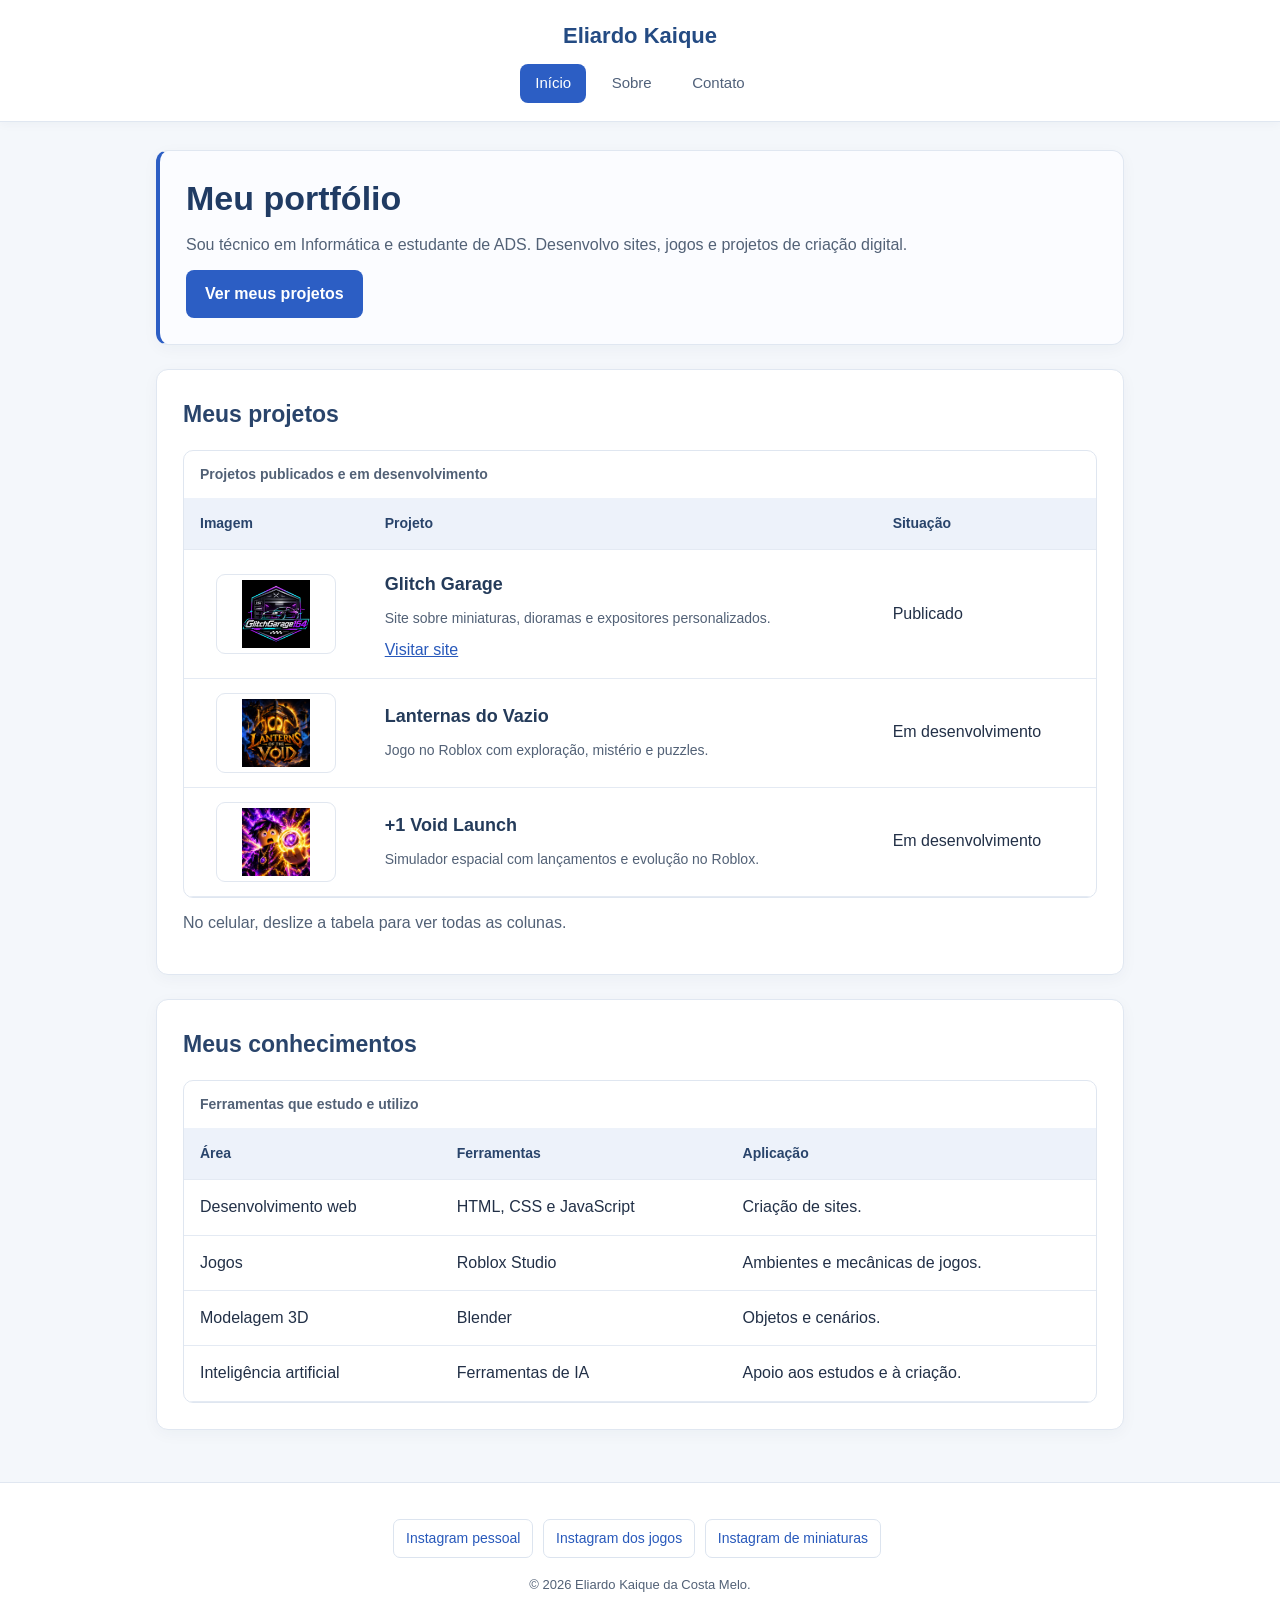
<file: index.html>
<!-- Informa ao navegador que estamos usando HTML5. -->
<!DOCTYPE html>
<!-- Define o idioma da página. -->
<html lang="pt-BR">
<head>
    <!-- Permite usar acentos e ajusta a página à tela. -->
    <meta charset="UTF-8">
    <meta name="viewport" content="width=device-width, initial-scale=1.0">
    <!-- Título da aba e descrição da página. -->
    <title>Eliardo Kaique | Portfólio</title>
    <!-- Carrega o CSS externo da pasta styles. -->
    <link rel="stylesheet" href="style.css">
</head>
<body>
    <!-- Cabeçalho do site. -->
    <header>
        <h2>Eliardo Kaique</h2>
        <!-- Menu: cada link abre uma página. A classe ativo destaca a página atual. -->
        <nav>
            <a href="index.html" class="ativo">Início</a>
            <a href="sobre.html">Sobre</a>
            <a href="contato.html">Contato</a>
        </nav>
    </header>
    <!-- Conteúdo principal. -->
    <main>
        <!-- Seção de apresentação. -->
        <section class="apresentacao">
            <h1>Meu portfólio</h1>
            <p>Sou técnico em Informática e estudante de ADS. Desenvolvo sites, jogos e projetos de criação digital.</p>
            <!-- O # leva à seção com o mesmo id nesta página. -->
            <a class="botao" href="#projetos">Ver meus projetos</a>
        </section>

        <!-- O id permite encontrar esta seção pelo link do início. -->
        <section id="projetos">
            <h2>Meus projetos</h2>
            <!-- A div permite deslizar a tabela quando a tela é pequena. -->
            <div class="tabela">
                <!-- table cria a tabela; caption mostra seu título. -->
                <table>
                    <caption>Projetos publicados e em desenvolvimento</caption>
                    <!-- tr cria uma linha; th cria os títulos das colunas. -->
                    <tr><th>Imagem</th><th>Projeto</th><th>Situação</th></tr>
                    <!-- td cria as células com os dados. -->
                    <tr>
                        <td>
                            <!-- A classe imagem limita o tamanho; width e height reservam o espaço no HTML. -->
                            <img src="logo_garage.jpg" alt="Glitch Garage">
                        </td>
                        <td>
                            <h3>Glitch Garage</h3>
                            <p>Site sobre miniaturas, dioramas e expositores personalizados.</p>
                            <a href="https://glitch-garage.eliardo-kaique.workers.dev/">Visitar site</a>
                        </td>
                        <td>Publicado</td>
                    </tr>
                    <tr>
                        <td>
                            <img src="logo_lanterna.png" alt="Lanternas do Vazio">
                        </td>
                        <td><h3>Lanternas do Vazio</h3><p>Jogo no Roblox com exploração, mistério e puzzles.</p></td>
                        <td>Em desenvolvimento</td>
                    </tr>
                    <tr>
                        <td>
                            <img src="logo_+1punch.png" alt="+1 Punho Vazio">
                        </td>
                        <td><h3>+1 Void Launch</h3><p>Simulador espacial com lançamentos e evolução no Roblox.</p></td>
                        <td>Em desenvolvimento</td>
                    </tr>
                </table>
            </div>
            <p>No celular, deslize a tabela para ver todas as colunas.</p>
        </section>

        <section>
            <h2>Meus conhecimentos</h2>
            <div class="tabela">
                <table>
                    <caption>Ferramentas que estudo e utilizo</caption>
                    <tr><th>Área</th><th>Ferramentas</th><th>Aplicação</th></tr>
                    <tr><td>Desenvolvimento web</td><td>HTML, CSS e JavaScript</td><td>Criação de sites.</td></tr>
                    <tr><td>Jogos</td><td>Roblox Studio</td><td>Ambientes e mecânicas de jogos.</td></tr>
                    <tr><td>Modelagem 3D</td><td>Blender</td><td>Objetos e cenários.</td></tr>
                    <tr><td>Inteligência artificial</td><td>Ferramentas de IA</td><td>Apoio aos estudos e à criação.</td></tr>
                </table>
            </div>
        </section>
    </main>
    <!-- Rodapé do site. -->
    <footer>
        <!-- target abre em outra aba; rel impede que a nova aba controle esta página. -->
        <p class="redes">
            <a href="https://www.instagram.com/eliardokaique/" target="_blank" rel="noopener noreferrer">Instagram pessoal</a>
            <a href="https://www.instagram.com/gl1tchz0ne/" target="_blank" rel="noopener noreferrer">Instagram dos jogos</a>
            <a href="https://www.instagram.com/glitchgarage164/" target="_blank" rel="noopener noreferrer">Instagram de miniaturas</a>
        </p>
        <p>© 2026 Eliardo Kaique da Costa Melo.</p>
    </footer>
</body>
</html>
</file>
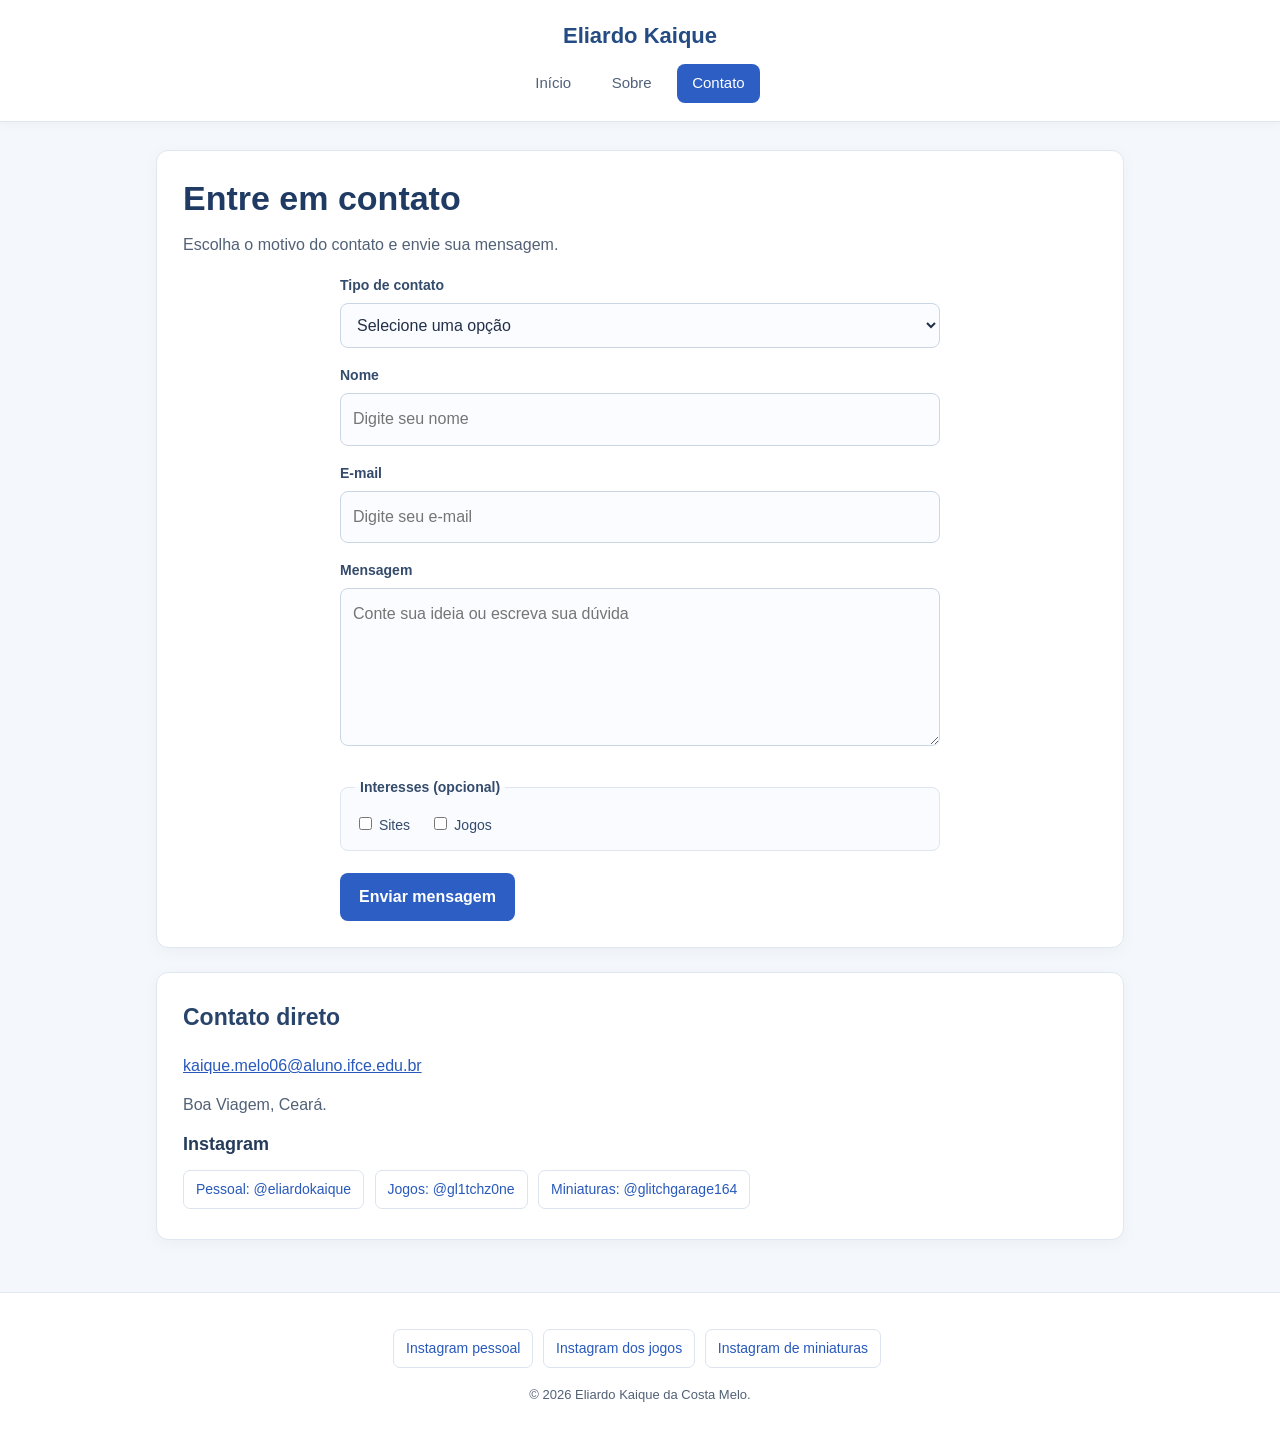
<file: contato.html>
<!-- Informa ao navegador que estamos usando HTML5. -->
<!DOCTYPE html>
<!-- Define o idioma da página. -->
<html lang="pt-BR">
<head>
    <!-- Permite usar acentos e ajusta a página à tela. -->
    <meta charset="UTF-8">
    <meta name="viewport" content="width=device-width, initial-scale=1.0">
    <!-- Título da aba e descrição da página. -->
    <title>Contato | Eliardo Kaique</title>
    <meta name="description" content="Formulário para clientes e dúvidas sobre os projetos.">
    <!-- Carrega o CSS externo da pasta styles. -->
    <link rel="stylesheet" href="style.css">
</head>
<body>
    <!-- Cabeçalho do site. -->
    <header>
        <h2>Eliardo Kaique</h2>
        <!-- Menu: cada link abre uma página. A classe ativo destaca a página atual. -->
        <nav>
            <a href="index.html">Início</a>
            <a href="sobre.html">Sobre</a>
            <a href="contato.html" class="ativo">Contato</a>
        </nav>
    </header>
    <!-- Conteúdo principal. -->
    <main>
        <section>
            <h1>Entre em contato</h1>
            <p>Escolha o motivo do contato e envie sua mensagem.</p>

            <!-- action indica quem recebe os dados; POST envia os dados do formulário. -->
            <form action="https://formsubmit.co/kaique.melo06@aluno.ifce.edu.br" method="POST">
                <!-- for liga o rótulo ao campo que tem o mesmo id. -->
                <label for="tipo-contato">Tipo de contato</label>
                <!-- select cria a lista e option cria cada escolha. -->
                <select class="campo" id="tipo-contato" name="tipo_contato" required>
                    <option value="" disabled selected>Selecione uma opção</option>
                    <option value="cliente">Sou cliente</option>
                    <option value="duvida">Quero tirar uma dúvida</option>
                </select>

                <label for="nome">Nome</label>
                <!-- type define o tipo; name identifica o dado enviado; id identifica o campo.
                     autocomplete sugere dados salvos; placeholder é uma dica; required exige preenchimento. -->
                <input class="campo" type="text" id="nome" name="nome" autocomplete="name" placeholder="Digite seu nome" required>

                <label for="email">E-mail</label>
                <!-- type="email" verifica o formato básico do e-mail. -->
                <input class="campo" type="email" id="email" name="email" autocomplete="email" placeholder="Digite seu e-mail" required>

                <label for="mensagem">Mensagem</label>
                <!-- textarea permite várias linhas; rows define a altura inicial. -->
                <textarea class="campo" id="mensagem" name="mensagem" rows="5" placeholder="Conte sua ideia ou escreva sua dúvida" required></textarea>

                <!-- fieldset agrupa opções; legend mostra o nome do grupo. -->
                <fieldset>
                    <legend>Interesses (opcional)</legend>
                    <div class="opcoes">
                        <!-- checkbox permite marcar mais de uma opção.
                             Quando marcada, a caixa envia seu name e seu value. -->
                        <label for="interesse-web"><input type="checkbox" id="interesse-web" name="interesse_web" value="Sim"> Sites</label>
                        <label for="interesse-jogos"><input type="checkbox" id="interesse-jogos" name="interesse_jogos" value="Sim"> Jogos</label>
                    </div>
                </fieldset>

                <!-- submit envia o formulário após a validação dos campos obrigatórios. -->
                <button type="submit">Enviar mensagem</button>
            </form>
        </section>

        <section>
            <h2>Contato direto</h2>
            <!-- mailto abre o aplicativo de e-mail do visitante. -->
            <p><a href="mailto:kaique.melo06@aluno.ifce.edu.br">kaique.melo06@aluno.ifce.edu.br</a></p>
            <p>Boa Viagem, Ceará.</p>
            <h3>Instagram</h3>
            <!-- Os três links levam aos seus perfis e abrem em outra aba. -->
            <div class="redes">
                <a href="https://www.instagram.com/eliardokaique/" target="_blank" rel="noopener noreferrer">Pessoal: @eliardokaique</a>
                <a href="https://www.instagram.com/gl1tchz0ne/" target="_blank" rel="noopener noreferrer">Jogos: @gl1tchz0ne</a>
                <a href="https://www.instagram.com/glitchgarage164/" target="_blank" rel="noopener noreferrer">Miniaturas: @glitchgarage164</a>
            </div>
        </section>
    </main>
    <!-- Rodapé do site. -->
    <footer>
        <!-- target abre em outra aba; rel impede que a nova aba controle esta página. -->
        <p class="redes">
            <a href="https://www.instagram.com/eliardokaique/" target="_blank" rel="noopener noreferrer">Instagram pessoal</a>
            <a href="https://www.instagram.com/gl1tchz0ne/" target="_blank" rel="noopener noreferrer">Instagram dos jogos</a>
            <a href="https://www.instagram.com/glitchgarage164/" target="_blank" rel="noopener noreferrer">Instagram de miniaturas</a>
        </p>
        <p>© 2026 Eliardo Kaique da Costa Melo.</p>
    </footer>
</body>
</html>
</file>
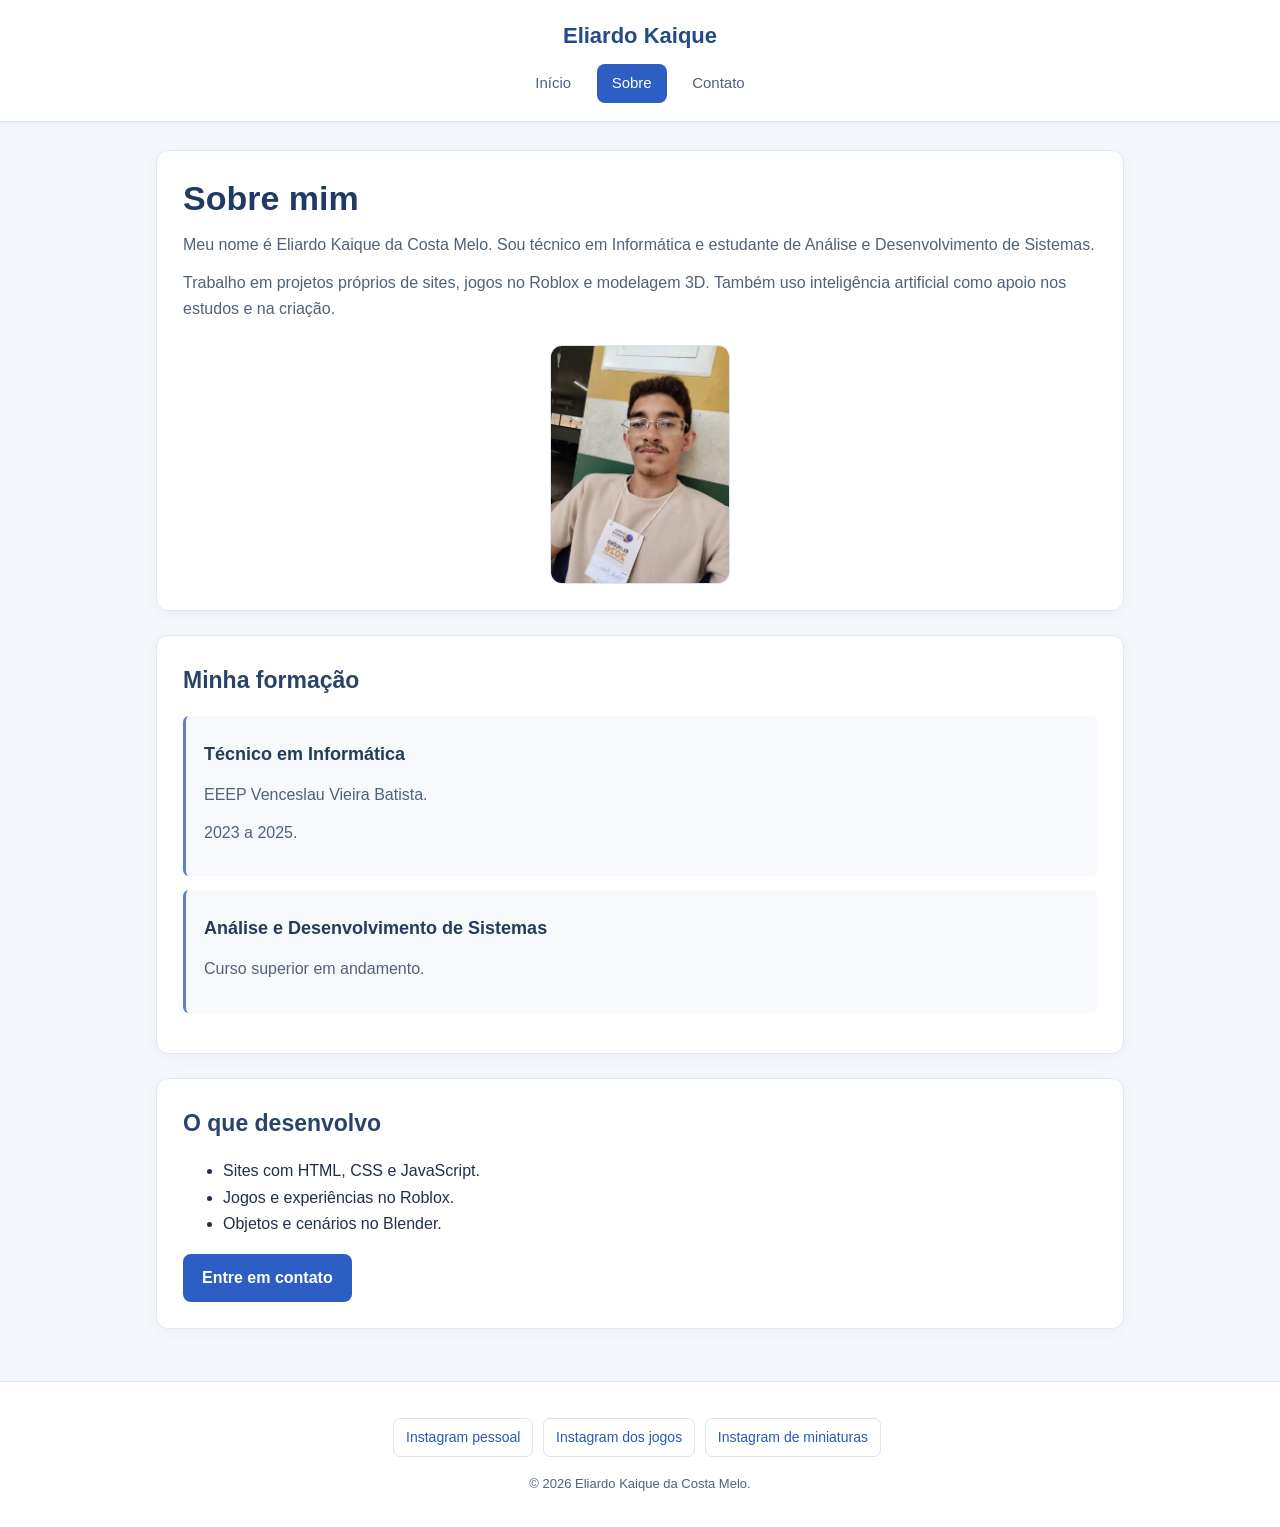
<file: sobre.html>
<!-- Informa ao navegador que estamos usando HTML5. -->
<!DOCTYPE html>
<!-- Define o idioma da página. -->
<html lang="pt-BR">
<head>
    <!-- Permite usar acentos e ajusta a página à tela. -->
    <meta charset="UTF-8">
    <meta name="viewport" content="width=device-width, initial-scale=1.0">
    <!-- Título da aba e descrição da página. -->
    <title>Sobre | Eliardo Kaique</title>
    <meta name="description" content="Apresentação e formação de Eliardo Kaique.">
    <!-- Carrega o CSS externo da pasta styles. -->
    <link rel="stylesheet" href="style.css">
</head>
<body>
    <!-- Cabeçalho do site. -->
    <header>
        <h2>Eliardo Kaique</h2>
        <!-- Menu: cada link abre uma página. A classe ativo destaca a página atual. -->
        <nav>
            <a href="index.html">Início</a>
            <a href="sobre.html" class="ativo">Sobre</a>
            <a href="contato.html">Contato</a>
        </nav>
    </header>
    <!-- Conteúdo principal. -->
    <main>
        <section id="perfil">
            <h1>Sobre mim</h1>
            <p>Meu nome é Eliardo Kaique da Costa Melo. Sou técnico em Informática e estudante de Análise e Desenvolvimento de Sistemas.</p>
            <p>Trabalho em projetos próprios de sites, jogos no Roblox e modelagem 3D. Também uso inteligência artificial como apoio nos estudos e na criação.</p>
            <img src="foto_perfil.jpg" alt="Foto de Eliardo Kaique">
        </section>

        <section>
            <h2>Minha formação</h2>
            <!-- Cada article reúne as informações de uma formação. -->
            <article>
                <h3>Técnico em Informática</h3>
                <p>EEEP Venceslau Vieira Batista.</p>
                <p>2023 a 2025.</p>
            </article>
            <article>
                <h3>Análise e Desenvolvimento de Sistemas</h3>
                <p>Curso superior em andamento.</p>
            </article>
        </section>

        <section>
            <h2>O que desenvolvo</h2>
            <!-- ul cria uma lista e li representa cada item. -->
            <ul>
                <li>Sites com HTML, CSS e JavaScript.</li>
                <li>Jogos e experiências no Roblox.</li>
                <li>Objetos e cenários no Blender.</li>
            </ul>
            <a class="botao" href="contato.html">Entre em contato</a>
        </section>
    </main>
    <!-- Rodapé do site. -->
    <footer>
        <!-- target abre em outra aba; rel impede que a nova aba controle esta página. -->
        <p class="redes">
            <a href="https://www.instagram.com/eliardokaique/" target="_blank" rel="noopener noreferrer">Instagram pessoal</a>
            <a href="https://www.instagram.com/gl1tchz0ne/" target="_blank" rel="noopener noreferrer">Instagram dos jogos</a>
            <a href="https://www.instagram.com/glitchgarage164/" target="_blank" rel="noopener noreferrer">Instagram de miniaturas</a>
        </p>
        <p>© 2026 Eliardo Kaique da Costa Melo.</p>
    </footer>
</body>
</html>
</file>
<file: style.css>
/* Regras gerais do site. */
* {
    box-sizing: border-box; /* Inclui bordas e espaços internos nas dimensões. */
}

html {
    scroll-padding-top: 140px; /* Evita que o menu cubra os títulos ao navegar. */
}

body {
    margin: 0; /* Remove a margem padrão. */
    font-family: Arial, sans-serif; /* Define uma fonte simples e legível. */
    background-color: #f4f7fb; /* Usa um fundo claro e suave. */
    color: #223047; /* Define a cor principal do texto. */
    line-height: 1.65; /* Deixa a leitura mais confortável. */
}

/* Cabeçalho e menu. */
header {
    padding: 18px 16px; /* Cria espaço ao redor do nome e do menu. */
    text-align: center; /* Centraliza o cabeçalho. */
    background-color: #ffffff; /* Define o fundo branco. */
    border-bottom: 1px solid #e0e7f1; /* Separa o cabeçalho do conteúdo. */
    box-shadow: 0 2px 10px rgba(34, 48, 71, 0.04); /* Adiciona uma sombra leve. */
    position: sticky; /* Faz o menu acompanhar a rolagem. */
    top: 0; /* Mantém o menu no topo. */
    z-index: 1; /* Coloca o menu acima do conteúdo comum. */
}

header h2 {
    margin: 0 0 10px; /* Separa o nome dos links. */
    font-size: 22px; /* Destaca o nome sem exagerar. */
    color: #244b83; /* Usa um azul discreto. */
}

nav a {
    display: inline-block; /* Permite ajustar o espaço dos links. */
    margin: 0 3px; /* Separa os itens do menu. */
    padding: 7px 15px; /* Aumenta a área clicável. */
    border-radius: 8px; /* Arredonda o destaque dos links. */
    text-decoration: none; /* Remove o sublinhado do menu. */
    font-size: 15px; /* Define o tamanho do texto. */
    color: #50617a; /* Usa uma cor suave nos links. */
}

nav a:hover {
    background-color: #edf2fb; /* Destaca o link ao passar o mouse. */
    color: #2859bb; /* Colore o texto destacado. */
}

nav .ativo, nav .ativo:hover {
    background-color: #2c5ec4; /* Destaca a página que está aberta. */
    color: #ffffff; /* Mantém o texto legível no fundo azul. */
}

/* Conteúdo principal e seções. */
main {
    max-width: 1000px; /* Limita a largura do conteúdo. */
    margin: 0 auto; /* Centraliza a página. */
    padding: 28px 16px; /* Deixa espaço nas laterais. */
}

section {
    padding: 26px; /* Afasta o conteúdo das bordas. */
    margin-bottom: 24px; /* Separa as seções. */
    background-color: #ffffff; /* Define o fundo das seções. */
    border: 1px solid #e0e7f1; /* Adiciona uma borda suave. */
    border-radius: 12px; /* Arredonda os cantos. */
    box-shadow: 0 4px 16px rgba(34, 48, 71, 0.04); /* Dá um pouco de profundidade. */
}

.apresentacao {
    border-left: 4px solid #2c5ec4; /* Destaca discretamente a apresentação. */
    background-color: #fbfcff; /* Usa um fundo quase branco. */
}

h1 {
    margin: 0 0 12px; /* Separa o título do texto. */
    font-size: 34px; /* Define o tamanho do título principal. */
    line-height: 1.25; /* Ajusta o espaço entre as linhas do título. */
    color: #203b63; /* Usa azul-escuro no título. */
}

h2 {
    margin: 0 0 16px; /* Separa os títulos das seções. */
    font-size: 23px; /* Define o tamanho dos títulos. */
    color: #29446b; /* Mantém a identidade azul. */
}

h3 {
    margin: 6px 0; /* Separa os subtítulos dos outros textos. */
    font-size: 18px; /* Define o tamanho dos subtítulos. */
    color: #243b5a; /* Destaca os nomes dos projetos e dos cursos. */
}

p {
    margin: 12px 0; /* Separa os parágrafos. */
    color: #526176; /* Suaviza a cor dos textos longos. */
    overflow-wrap: break-word; /* Permite quebrar textos como o e-mail. */
}

a {
    color: #2859bb; /* Define a cor dos links. */
}

/* Botões e links com aparência de botão. */
button, .botao {
    display: inline-block; /* Permite criar espaço ao redor do texto. */
    padding: 11px 19px; /* Define o espaço interno do botão. */
    border: 0; /* Remove a borda padrão. */
    border-radius: 8px; /* Arredonda os cantos. */
    background-color: #2c5ec4; /* Define o fundo azul. */
    color: #ffffff; /* Deixa o texto branco. */
    font: inherit; /* Usa a fonte do site. */
    font-weight: bold; /* Destaca o texto do botão. */
    text-decoration: none; /* Remove o sublinhado dos links com esta classe. */
    cursor: pointer; /* Mostra a mãozinha ao passar o mouse. */
}

button:hover, .botao:hover {
    background-color: #234c9e; /* Escurece levemente o botão. */
}

/* Tabelas com divisórias discretas. */
.tabela {
    overflow-x: auto; /* Permite deslizar a tabela no celular. */
    border: 1px solid #dfe6f0; /* Contorna o conjunto da tabela. */
    border-radius: 10px; /* Arredonda as bordas externas. */
}

table {
    width: 100%; /* Usa a largura disponível. */
    min-width: 560px; /* Mantém as colunas legíveis no celular. */
    border-collapse: collapse; /* Une as bordas das células. */
}

caption {
    padding: 12px 16px; /* Separa o título das bordas. */
    text-align: left; /* Alinha o título à esquerda. */
    font-size: 14px; /* Deixa o título da tabela mais discreto. */
    font-weight: bold; /* Destaca o título. */
    color: #526176; /* Usa uma cor suave. */
}

th, td {
    padding: 14px 16px; /* Dá espaço ao conteúdo das células. */
    border-bottom: 1px solid #e4eaf3; /* Separa as linhas sem formar uma grade pesada. */
    text-align: left; /* Alinha o texto à esquerda. */
    vertical-align: middle; /* Centraliza o conteúdo na altura da célula. */
}

th {
    background-color: #edf2fa; /* Destaca os títulos das colunas. */
    color: #29446b; /* Usa azul-escuro nos títulos. */
    font-size: 14px; /* Define o tamanho dos títulos das colunas. */
}

tr:hover {
    background-color: #fafcff; /* Destaca suavemente a linha sob o mouse. */
}

td p {
    margin: 7px 0; /* Aproxima a descrição do nome do projeto. */
    font-size: 14px; /* Deixa as descrições mais compactas. */
}

/* Logos dos projetos, sempre pequenos e sem cortes. */
#projetos img {
    display: block; /* Evita espaço extra abaixo da imagem. */
    width: 120px; /* Define a largura do espaço do logo. */
    height: 80px; /* Define a altura do espaço do logo. */
    max-width: 100%; /* Impede a imagem de ultrapassar o espaço disponível. */
    margin: 0 auto; /* Centraliza o logo dentro da célula. */
    padding: 5px; /* Afasta o logo da borda. */
    border: 1px solid #e1e7f0; /* Cria um contorno discreto. */
    border-radius: 9px; /* Arredonda os cantos. */
    background-color: #ffffff; /* Define o fundo do espaço da imagem. */
    object-fit: contain; /* Mostra o logo inteiro, preservando sua proporção. */
}

/* Sua foto, centralizada e com o formato original. */
#perfil img {
    display: block; /* Permite centralizar a imagem com margin. */
    width: 180px; /* Mantém a foto em um tamanho discreto. */
    height: auto; /* Preserva a proporção original da foto. */
    max-width: 100%; /* Evita ultrapassar a largura da tela. */
    margin: 22px auto 0; /* Centraliza a foto e separa do texto. */
    border: 1px solid #dce4ef; /* Define um contorno suave. */
    border-radius: 12px; /* Arredonda os cantos da foto. */
}

/* Informações sobre a formação. */
article {
    padding: 18px; /* Cria espaço dentro do bloco. */
    margin-bottom: 14px; /* Separa os blocos de formação. */
    border-left: 3px solid #5c82c9; /* Destaca a lateral com um azul suave. */
    border-radius: 6px; /* Arredonda os cantos. */
    background-color: #f7f9fd; /* Diferencia o bloco do fundo branco. */
}

/* Formulário de contato. */
form {
    max-width: 600px; /* Limita a largura do formulário. */
    margin: 0 auto; /* Centraliza o formulário. */
}

label {
    display: block; /* Coloca o rótulo acima do campo. */
    margin-top: 16px; /* Separa os campos. */
    margin-bottom: 6px; /* Separa o rótulo do seu campo. */
    font-size: 14px; /* Define o tamanho do rótulo. */
    font-weight: bold; /* Destaca o nome do campo. */
    color: #344b6b; /* Usa uma cor próxima da dos títulos. */
}

.campo {
    width: 100%; /* Preenche a largura do formulário. */
    padding: 12px; /* Cria espaço dentro do campo. */
    border: 1px solid #cbd6e5; /* Contorna o campo. */
    border-radius: 8px; /* Arredonda os cantos. */
    background-color: #fbfcff; /* Usa um fundo levemente diferente da seção. */
    color: #223047; /* Define a cor do texto digitado. */
    font: inherit; /* Usa a fonte do site. */
}

.campo:focus {
    border-color: #2c5ec4; /* Destaca o campo selecionado. */
    outline: 2px solid #e0e9fc; /* Acrescenta um contorno suave ao foco. */
}

textarea {
    resize: vertical; /* Permite alterar apenas a altura da mensagem. */
}

fieldset {
    margin: 22px 0; /* Separa as opções dos outros campos. */
    padding: 12px 14px; /* Cria espaço dentro do grupo. */
    border: 1px solid #dfe6f0; /* Contorna o grupo de opções. */
    border-radius: 8px; /* Arredonda os cantos. */
    background-color: #f9fbfe; /* Diferencia o grupo de interesses. */
}

legend {
    padding: 0 5px; /* Afasta o título da linha da borda. */
    font-size: 14px; /* Define o tamanho do título do grupo. */
    font-weight: bold; /* Destaca o título. */
    color: #344b6b; /* Usa a mesma cor dos rótulos. */
}

.opcoes label {
    display: inline-block; /* Coloca as opções lado a lado quando há espaço. */
    margin: 0 16px 0 0; /* Separa as opções. */
    font-weight: normal; /* Usa texto normal nas opções. */
}

.opcoes input {
    accent-color: #2c5ec4; /* Usa a cor azul na opção marcada. */
}

/* Links dos perfis no Instagram. */
.redes a {
    display: inline-block; /* Permite criar espaço ao redor de cada link. */
    margin: 4px 6px 4px 0; /* Separa os links e permite quebrar a linha. */
    padding: 7px 12px; /* Aumenta a área clicável. */
    border: 1px solid #dce4ef; /* Adiciona um contorno discreto. */
    border-radius: 7px; /* Arredonda os cantos. */
    font-size: 14px; /* Mantém o texto dos links legível. */
    text-decoration: none; /* Remove o sublinhado dos links deste grupo. */
}

.redes a:hover {
    background-color: #edf2fb; /* Destaca o link ao passar o mouse. */
    border-color: #bed0ee; /* Destaca suavemente o contorno. */
}

/* Rodapé simples. */
footer {
    padding: 20px 16px; /* Cria espaço dentro do rodapé. */
    text-align: center; /* Centraliza o texto. */
    background-color: #ffffff; /* Define o fundo branco. */
    border-top: 1px solid #e0e7f1; /* Separa o rodapé da página. */
    font-size: 13px; /* Usa um texto discreto. */
}
</file>
